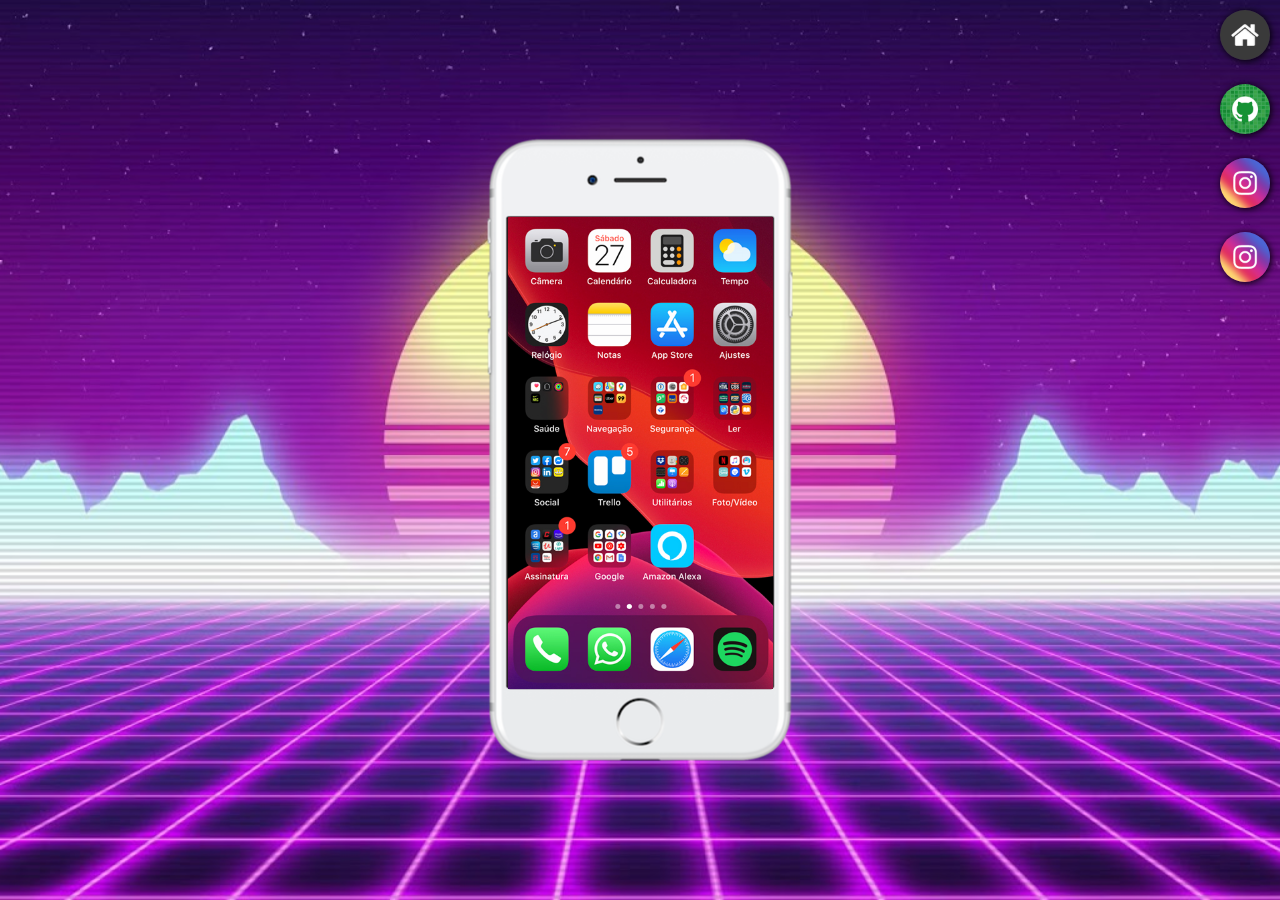
<file: index.html>
<!DOCTYPE html>
<html lang="pt-br">
<head>
    <meta charset="UTF-8">
    <meta http-equiv="X-UA-Compatible" content="IE=edge">
    <meta name="viewport" content="width=device-width, initial-scale=1.0">
    <link rel="shortcut icon" href="imagens/favicon.ico" type="image/x-icon">
    <link rel="stylesheet" href="style.css">
    <title>Redes Sociais</title>
</head>
<body>
    <main>

        <section id="celular">
            <iframe src="home.html" name="tela" id="tela" frameborder="0"></iframe>
        </section>

        <section id="redes-sociais">
            <a href="home.html" target="tela"><img src="imagens/logo-home.jpg" alt=""></a><br>
            <a href="github.html" target="tela"><img src="imagens/logo-github.jpg" alt=""></a><br>
            <a href="instagran01.html" target="tela"><img src="imagens/logo-instagram.jpg" alt=""></a><br>
            <a href="instagran02.html" target="tela"><img src="imagens/logo-instagram.jpg" alt=""></a>

        </section>
    </main>
</body>
</html>
</file>
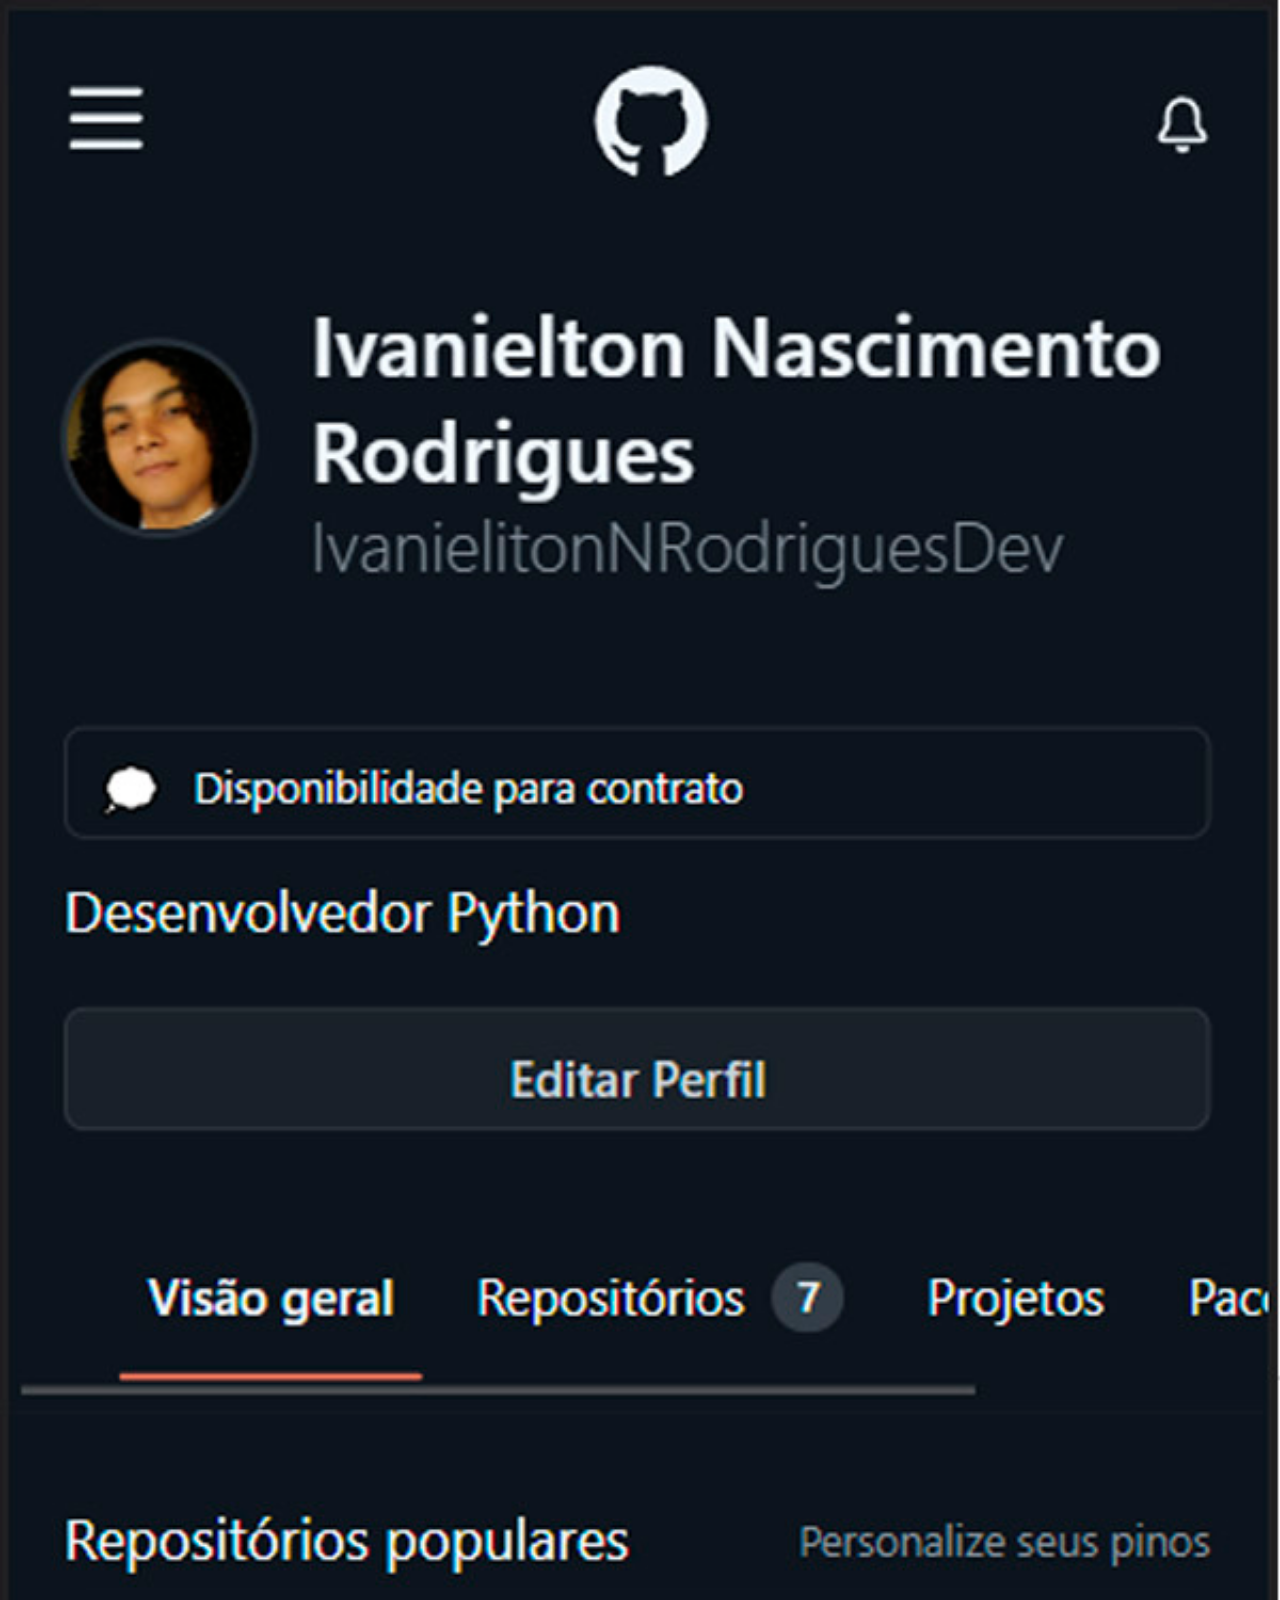
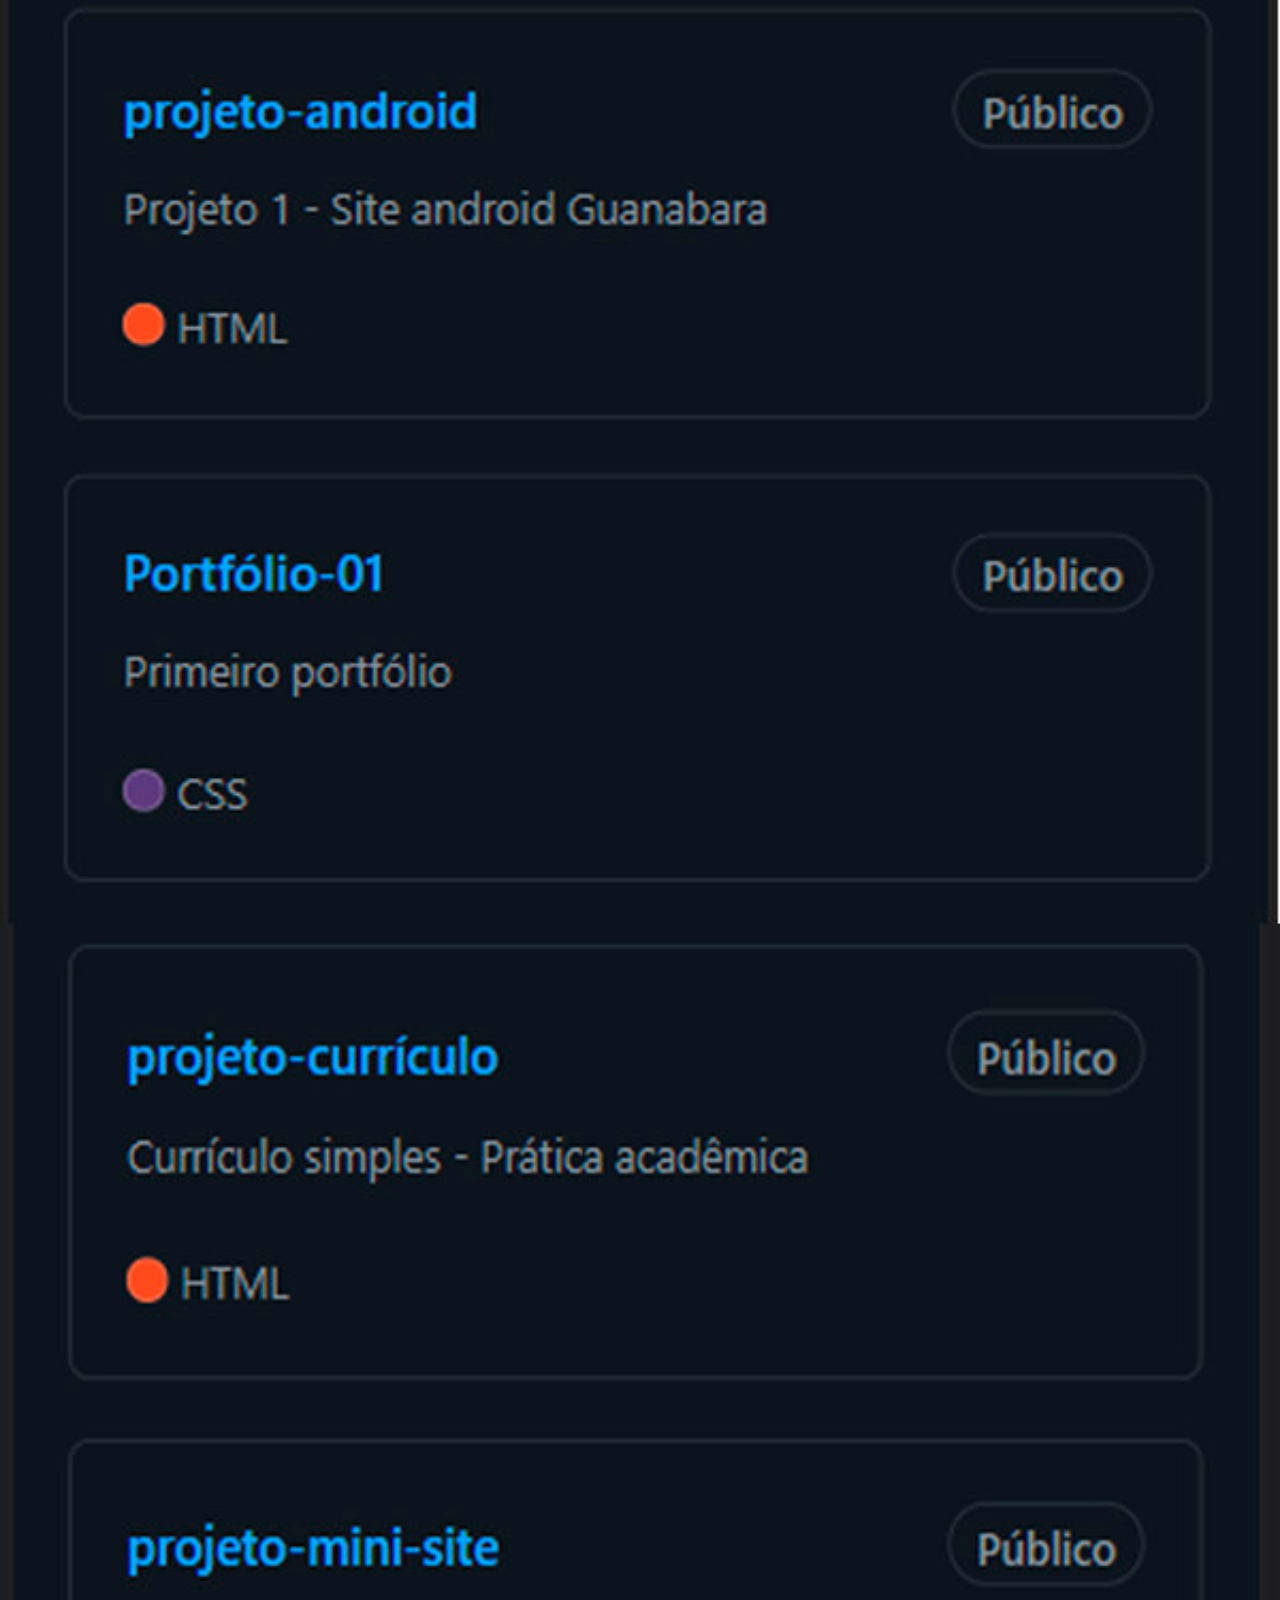
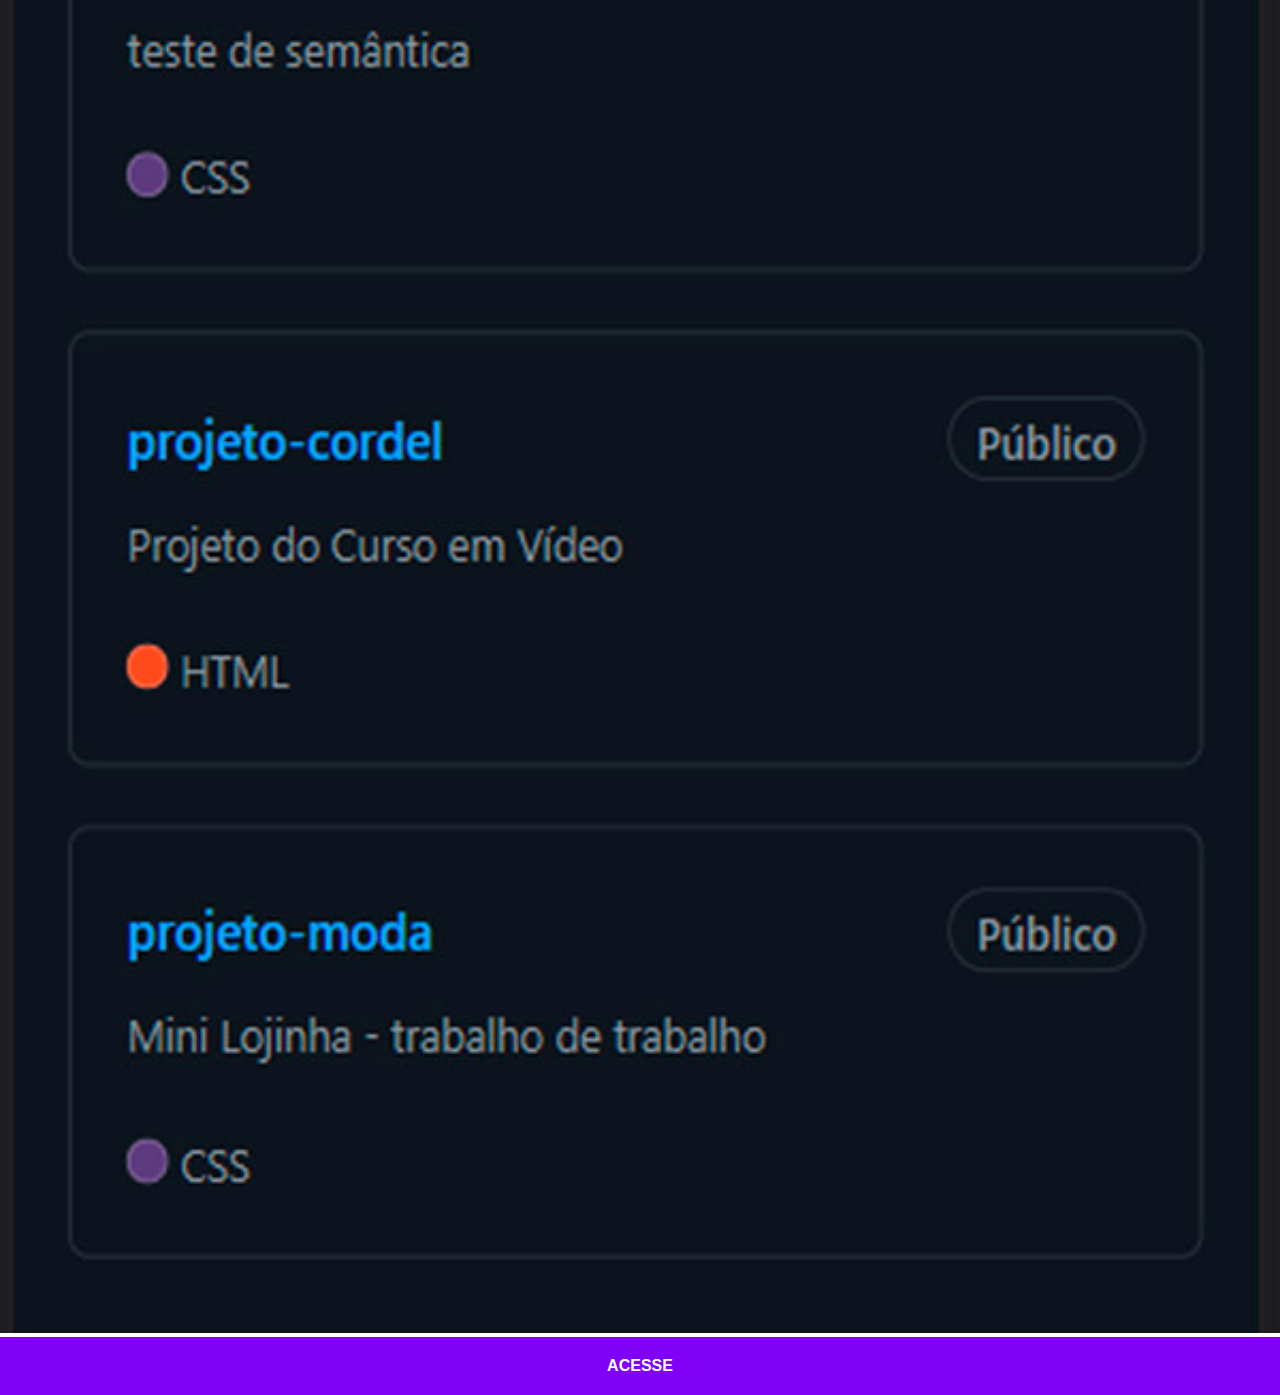
<file: github.html>
<!DOCTYPE html>
<html lang="en">
<head>
    <meta charset="UTF-8">
    <meta http-equiv="X-UA-Compatible" content="IE=edge">
    <meta name="viewport" content="width=device-width, initial-scale=1.0">
    <title>github</title>
    <style>
        *{
            margin: 0px;
            padding: 0px;
            font-family: Arial, Helvetica, sans-serif;
        }
        ::-webkit-scrollbar{
            width: 0px;
            height: 0px;
        }
        img{
            width: 100vw;
        }

        a{
            color: white;
            display: block;
            background-color: #8000f8;
            padding: 20px;
            text-align: center;
            font-weight: bold;
            text-decoration: none;
        }
        a:hover{
            background-color: #9421ff;
        }
    </style>
</head>
<body>
    <img src="imagens/tela-github.jpg" alt="git">
    <a href="https://github.com/IvanielitonNRodriguesDev" target="_blank">ACESSE</a>
</body>
</html>
</file>
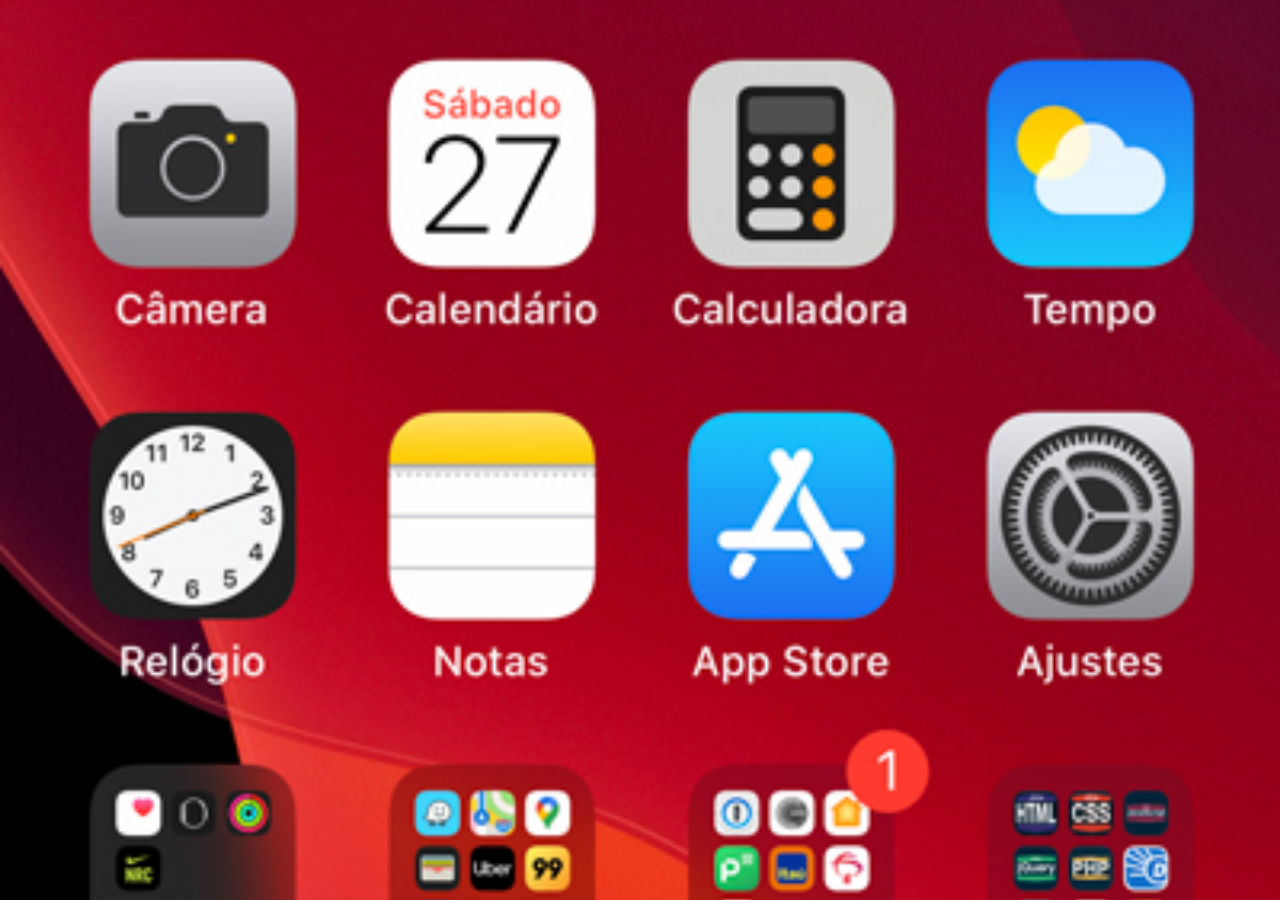
<file: home.html>
<!DOCTYPE html>
<html lang="pt-br">
<head>
    <meta charset="UTF-8">
    <meta http-equiv="X-UA-Compatible" content="IE=edge">
    <meta name="viewport" content="width=device-width, initial-scale=1.0">
    <title>Tela</title>
    <style>
        *{
            margin: 0px;
            padding: 0px;

        }
        body{
            width: 100vw;
            height: 100vh;
            background: black url(imagens/tela-home.jpg) no-repeat top center;
            background-size: cover;
        }
    </style>
</head>
<body>
    
</body>
</html>
</file>
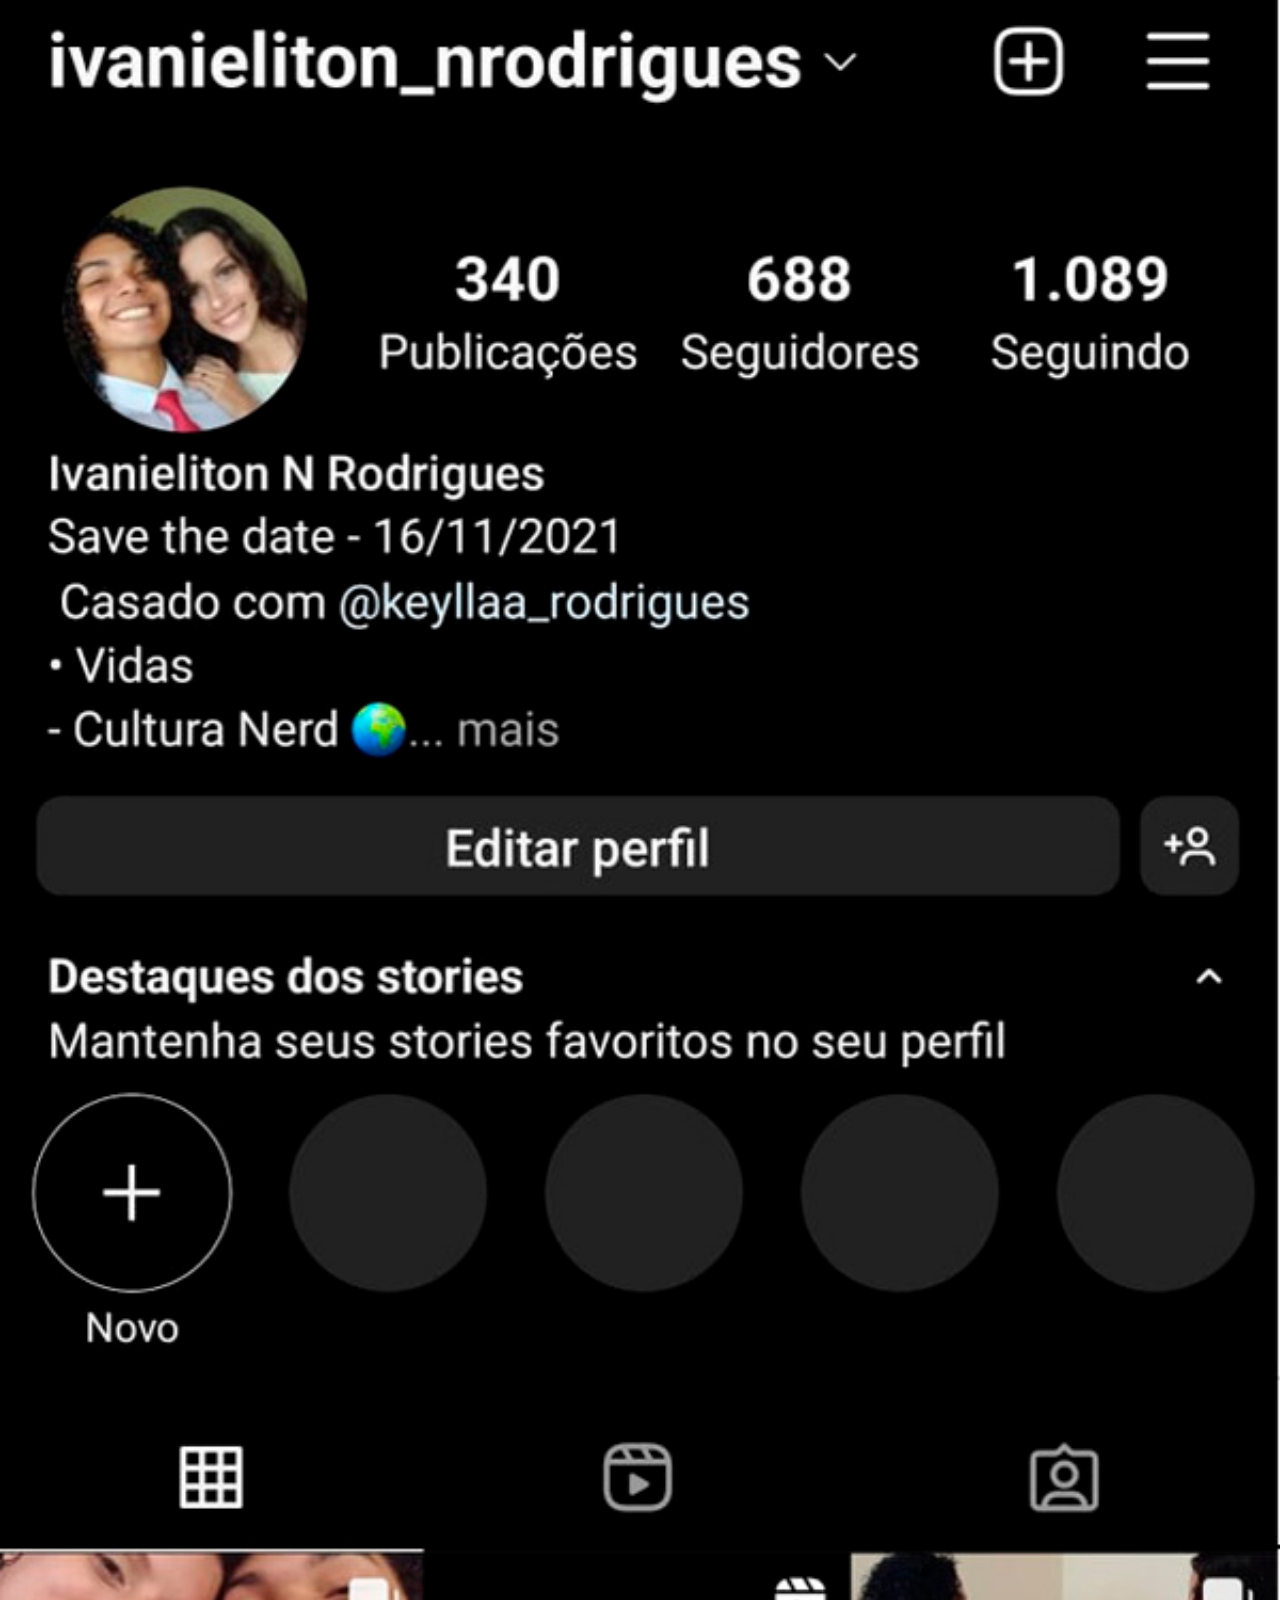
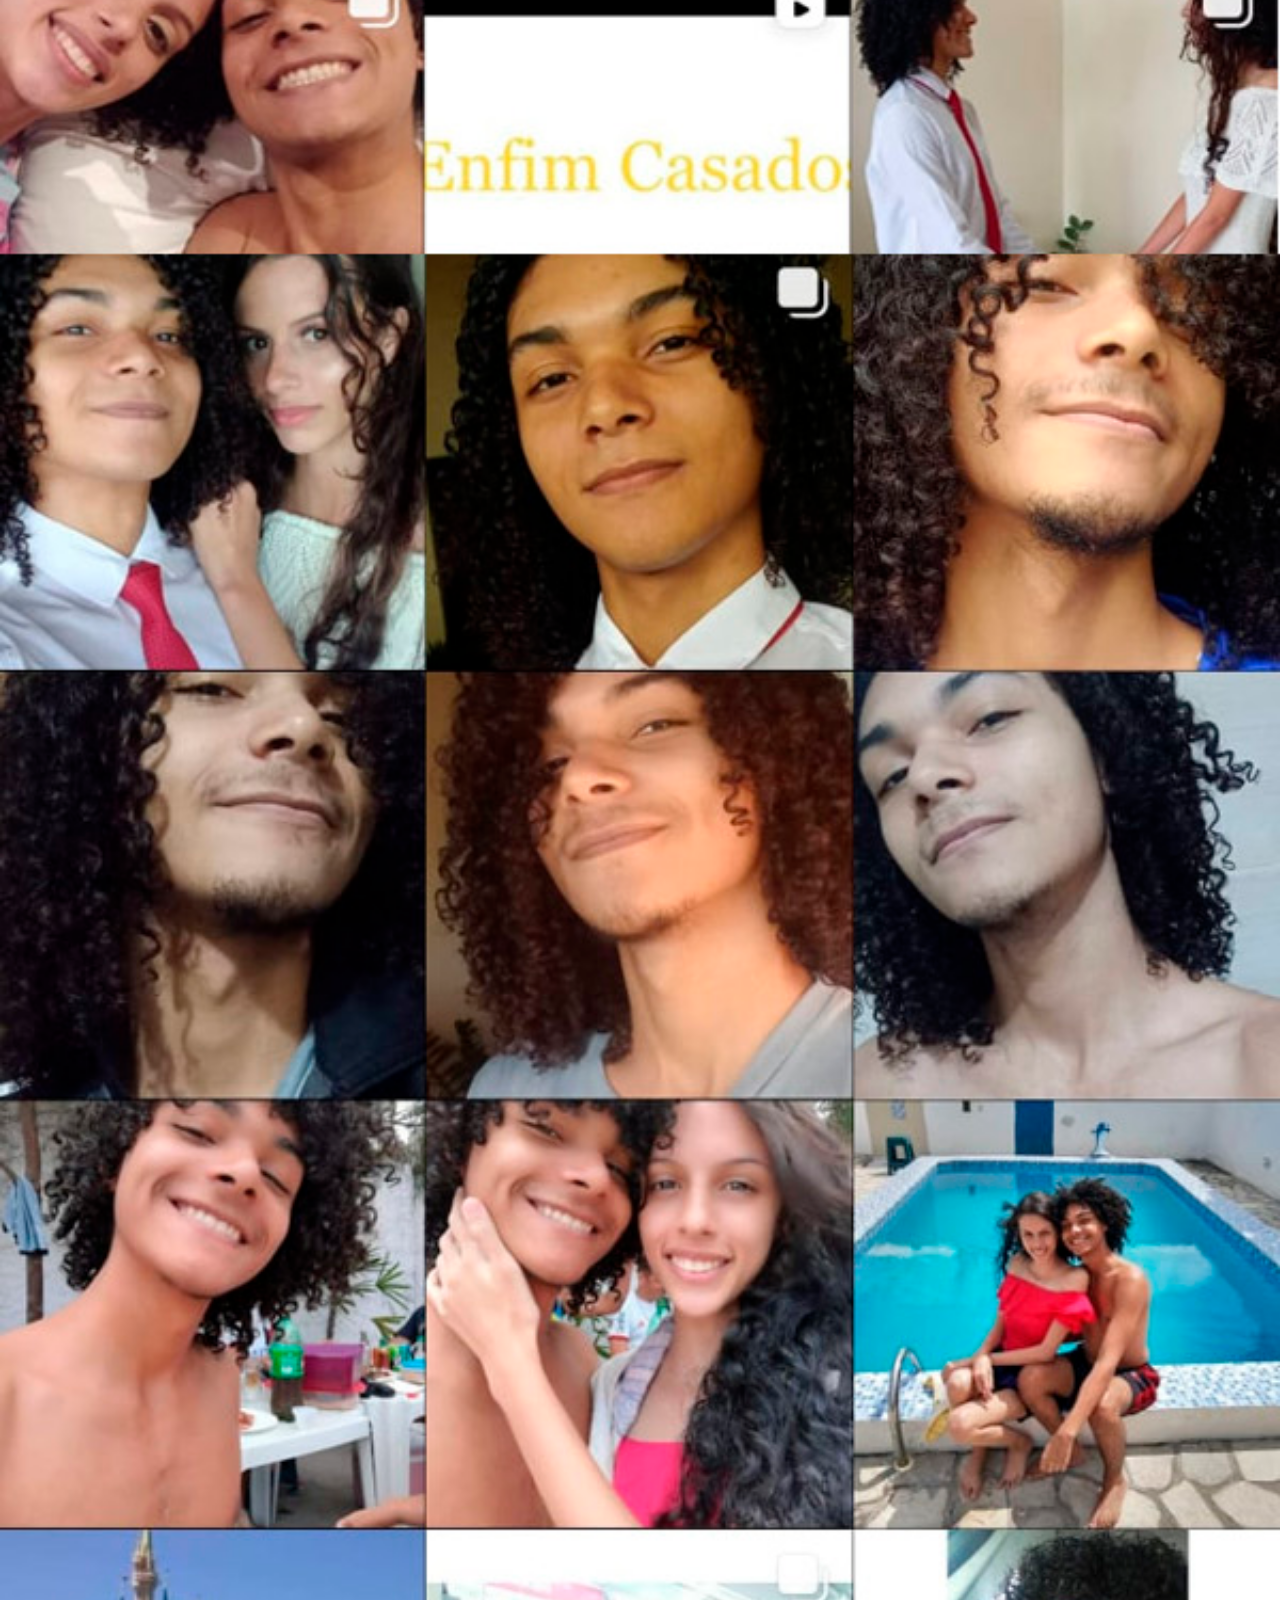
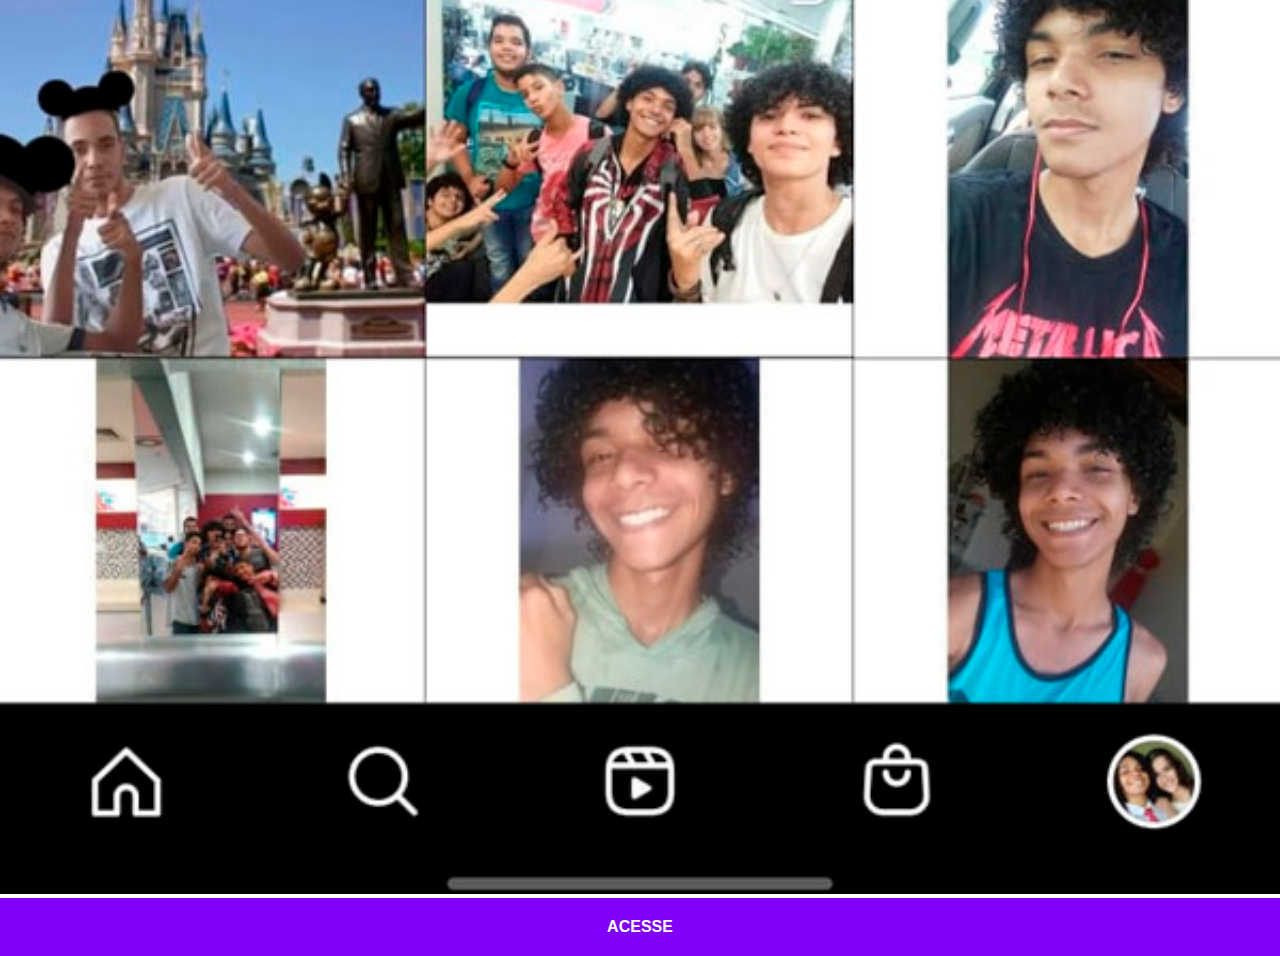
<file: instagran01.html>
<!DOCTYPE html>
<html lang="en">
<head>
    <meta charset="UTF-8">
    <meta http-equiv="X-UA-Compatible" content="IE=edge">
    <meta name="viewport" content="width=device-width, initial-scale=1.0">
    <title>github</title>
    <style>
        *{
            margin: 0px;
            padding: 0px;
            font-family: Arial, Helvetica, sans-serif;
        }
        ::-webkit-scrollbar{
            width: 0px;
            height: 0px;
        }
        img{
            width: 100vw;
        }

        a{
            color: white;
            display: block;
            background-color: #8000f8;
            padding: 20px;
            text-align: center;
            font-weight: bold;
            text-decoration: none;
        }
        a:hover{
            background-color: #9421ff;
        }
    </style>
</head>
<body>
    <img src="imagens/tela-insta-pess.jpg" alt="git">
    <a href="https://www.instagram.com/ivanieliton_nrodrigues/" target="_blank">ACESSE</a>
</body>
</html>
</file>
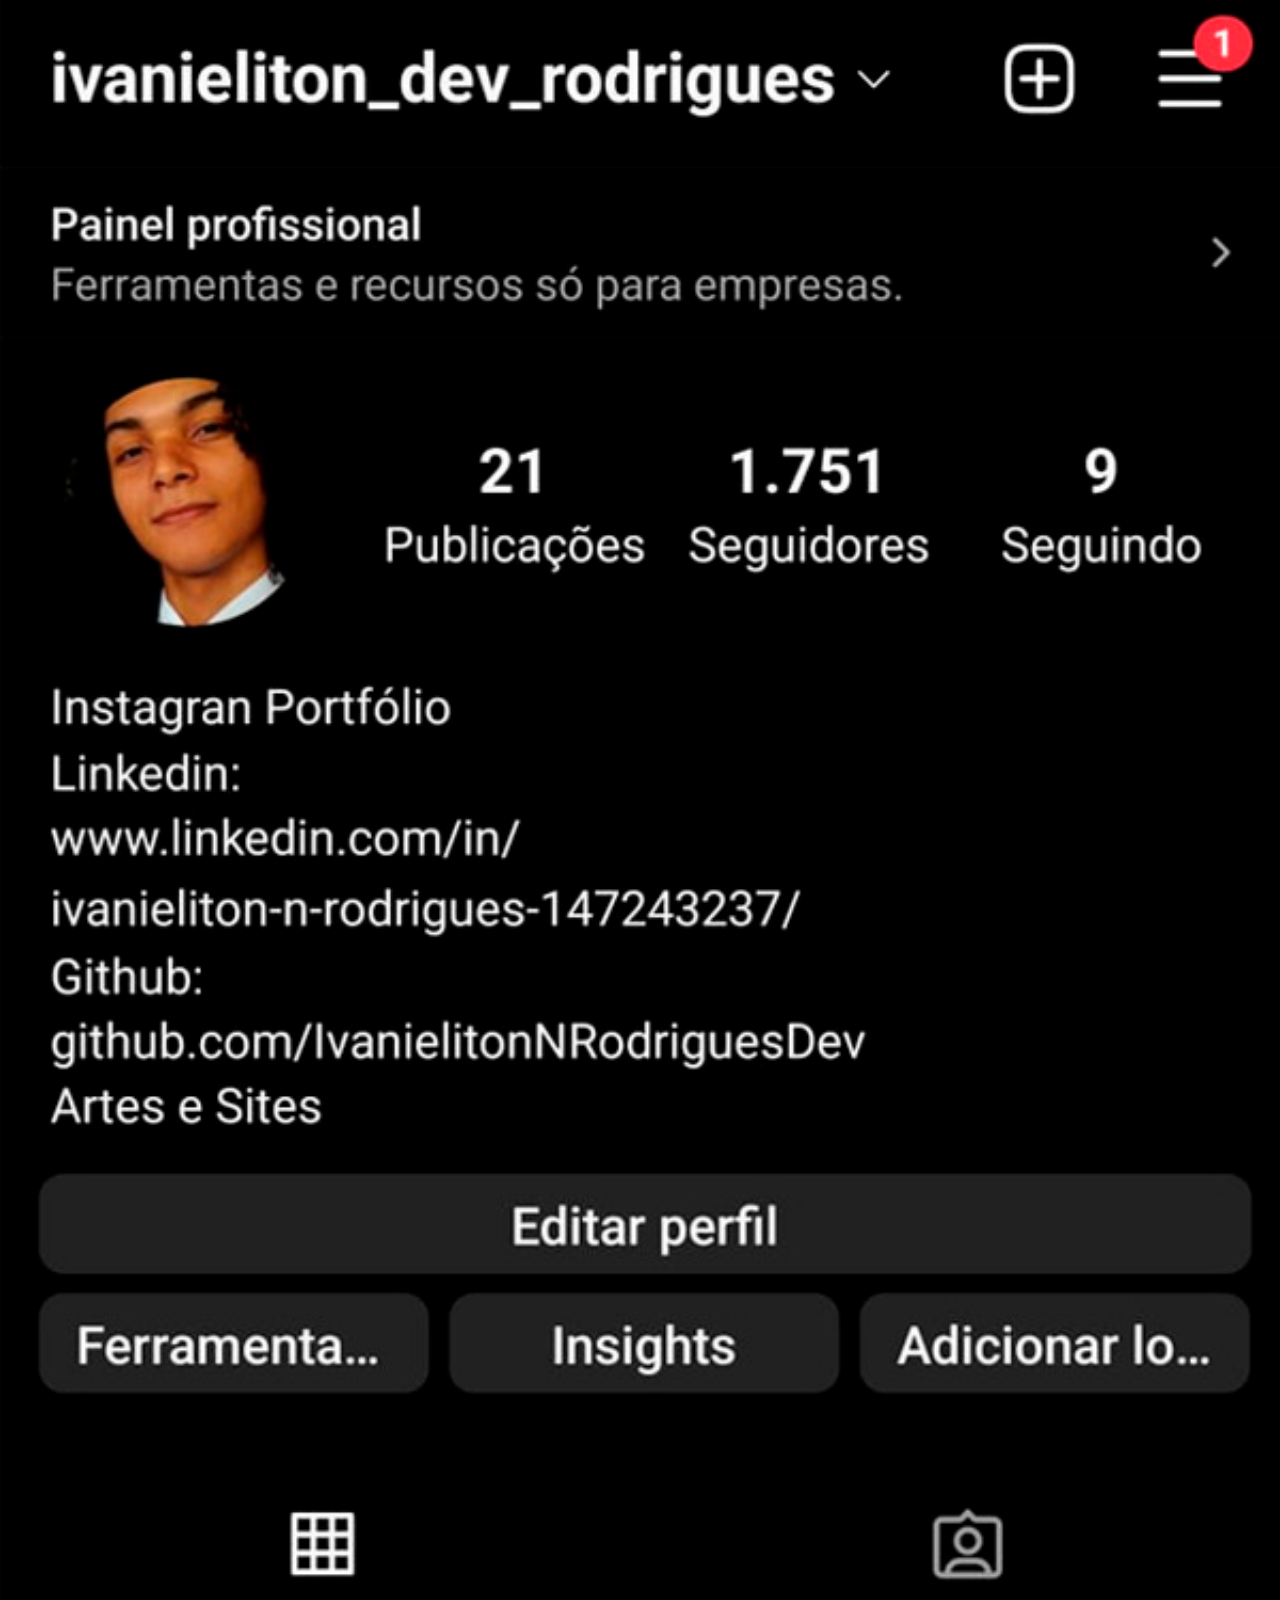
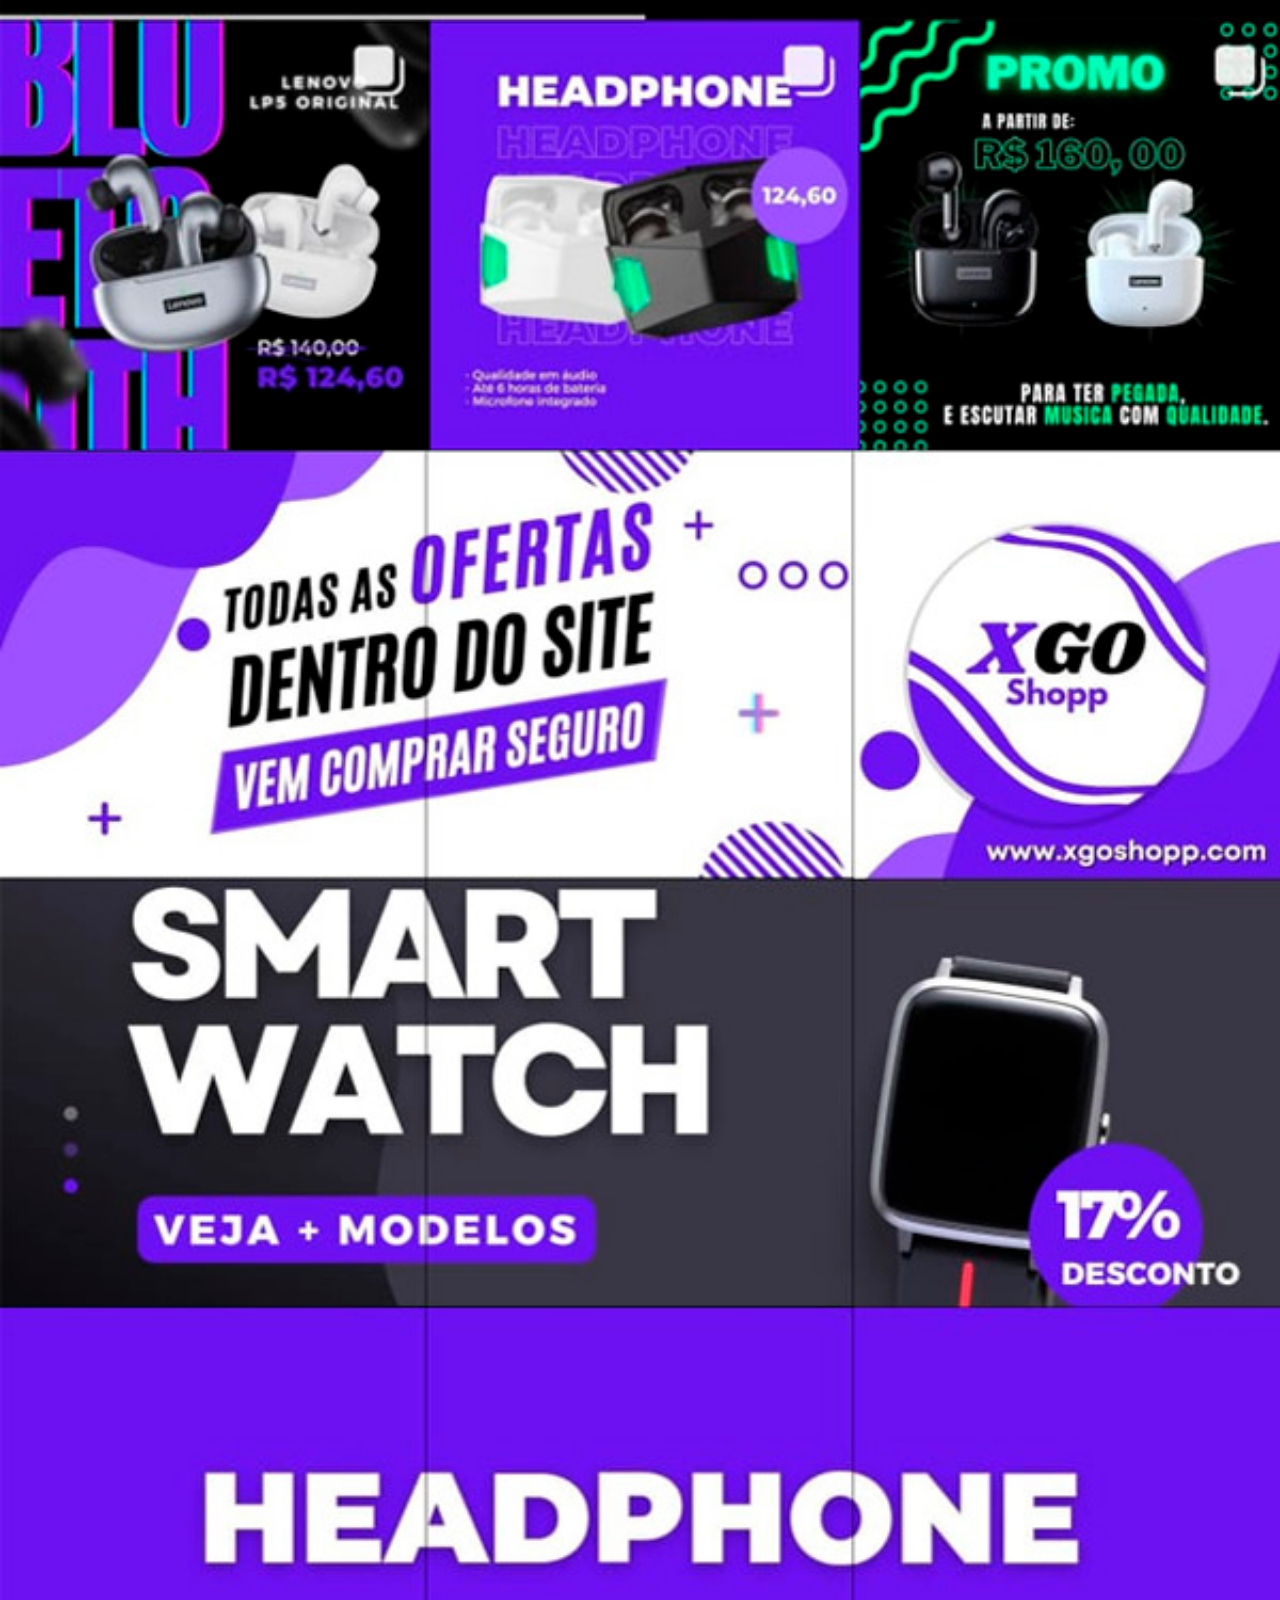
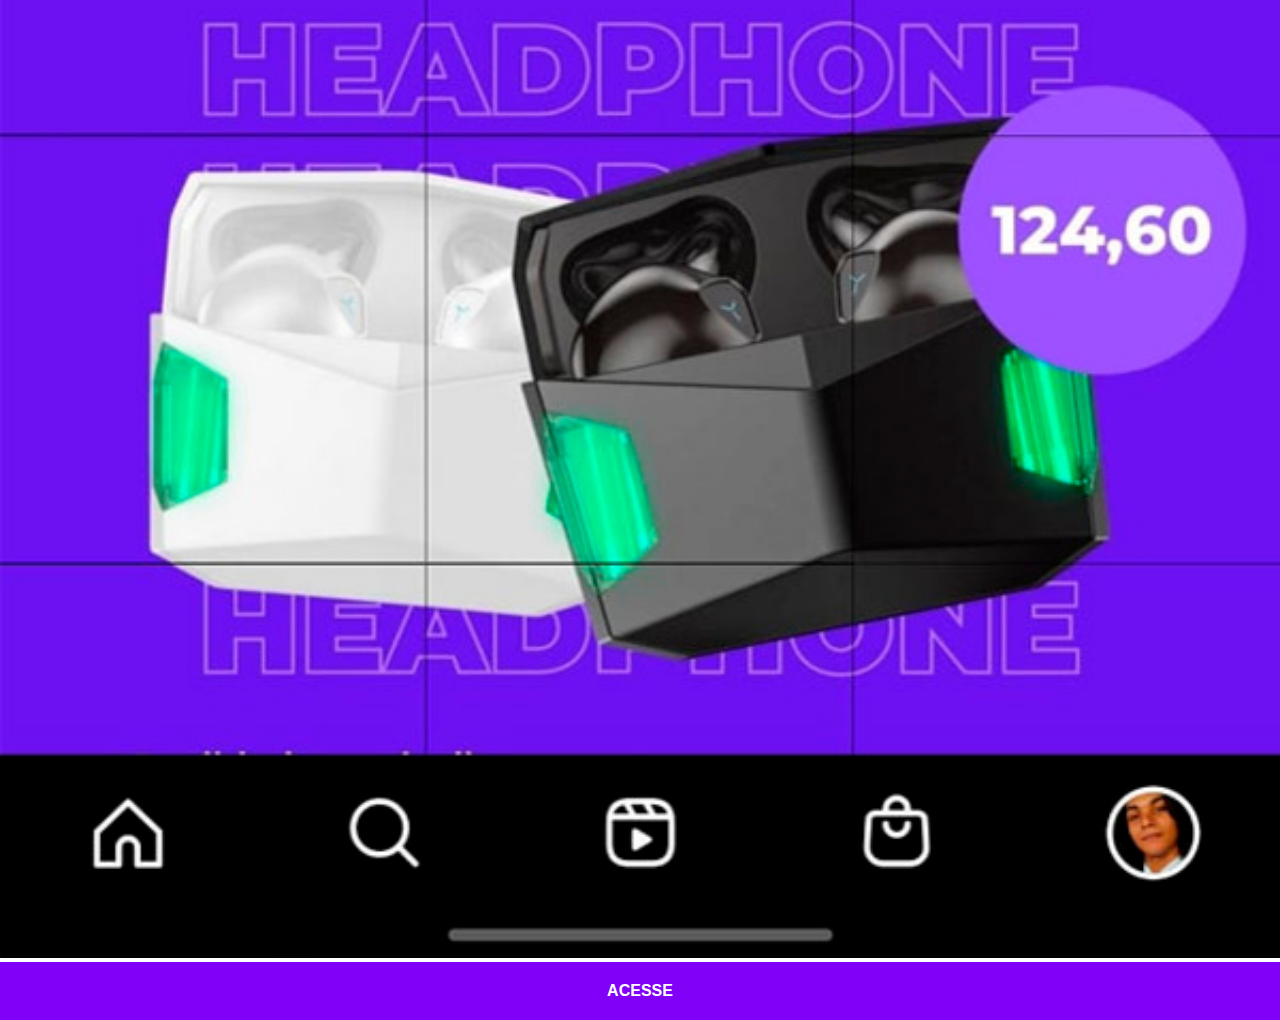
<file: instagran02.html>
<!DOCTYPE html>
<html lang="en">
<head>
    <meta charset="UTF-8">
    <meta http-equiv="X-UA-Compatible" content="IE=edge">
    <meta name="viewport" content="width=device-width, initial-scale=1.0">
    <title>github</title>
    <style>
        *{
            margin: 0px;
            padding: 0px;
            font-family: Arial, Helvetica, sans-serif;
        }
        ::-webkit-scrollbar{
            width: 0px;
            height: 0px;
        }
        img{
            width: 100vw;
        }

        a{
            color: white;
            display: block;
            background-color: #8000f8;
            padding: 20px;
            text-align: center;
            font-weight: bold;
            text-decoration: none;
        }
        a:hover{
            background-color: #9421ff;
        }
    </style>
</head>
<body>
    <img src="imagens/tela_insta-pro.jpg" alt="git">
    <a href="https://www.instagram.com/ivanieliton_dev_rodrigues/" target="_blank">ACESSE</a>
</body>
</html>
</file>
<file: style.css>
@charset "UTF-8";

* {
    margin: 0px;
    padding: 0px;
    font-family: 'Times New Roman', Times, serif;
}
html, body{
    height: 100vh;
    width: 100vw;
    background: url(imagens/2X7Bac.jpg) no-repeat top center;
    background-size: cover;
    background-attachment: fixed;
}
main{
    position: relative;
    height: 100vh;
    
}
#celular{
    position: absolute;
    top: 50%;
    left: 50%;
    transform: translate(-50%, -50%);

    height: 627px;
    width: 311px;
    background: url(imagens/frame-iphone.png) no-repeat;
}
#tela{
    position: relative;
    top: 80px;
    left: 23px;

    width: 266px;
    height: 473px;
    border-radius: 3px;
}
#redes-sociais{
    text-align: right;
}
#redes-sociais img{ 
     width: 50px;
     margin: 10px;
     border-radius: 50%;
     box-shadow: 1px 1px 7px black;
     box-sizing: border-box;
}
#redes-sociais img:hover{
    border: 2px solid rgba(255, 255, 255, 0.603);
    box-shadow: 5px 5px 10px rgba(0, 0, 0, 0.507);
    transform: translate(-3px, -3px);
    transition: transform .3s;
}
</file>
